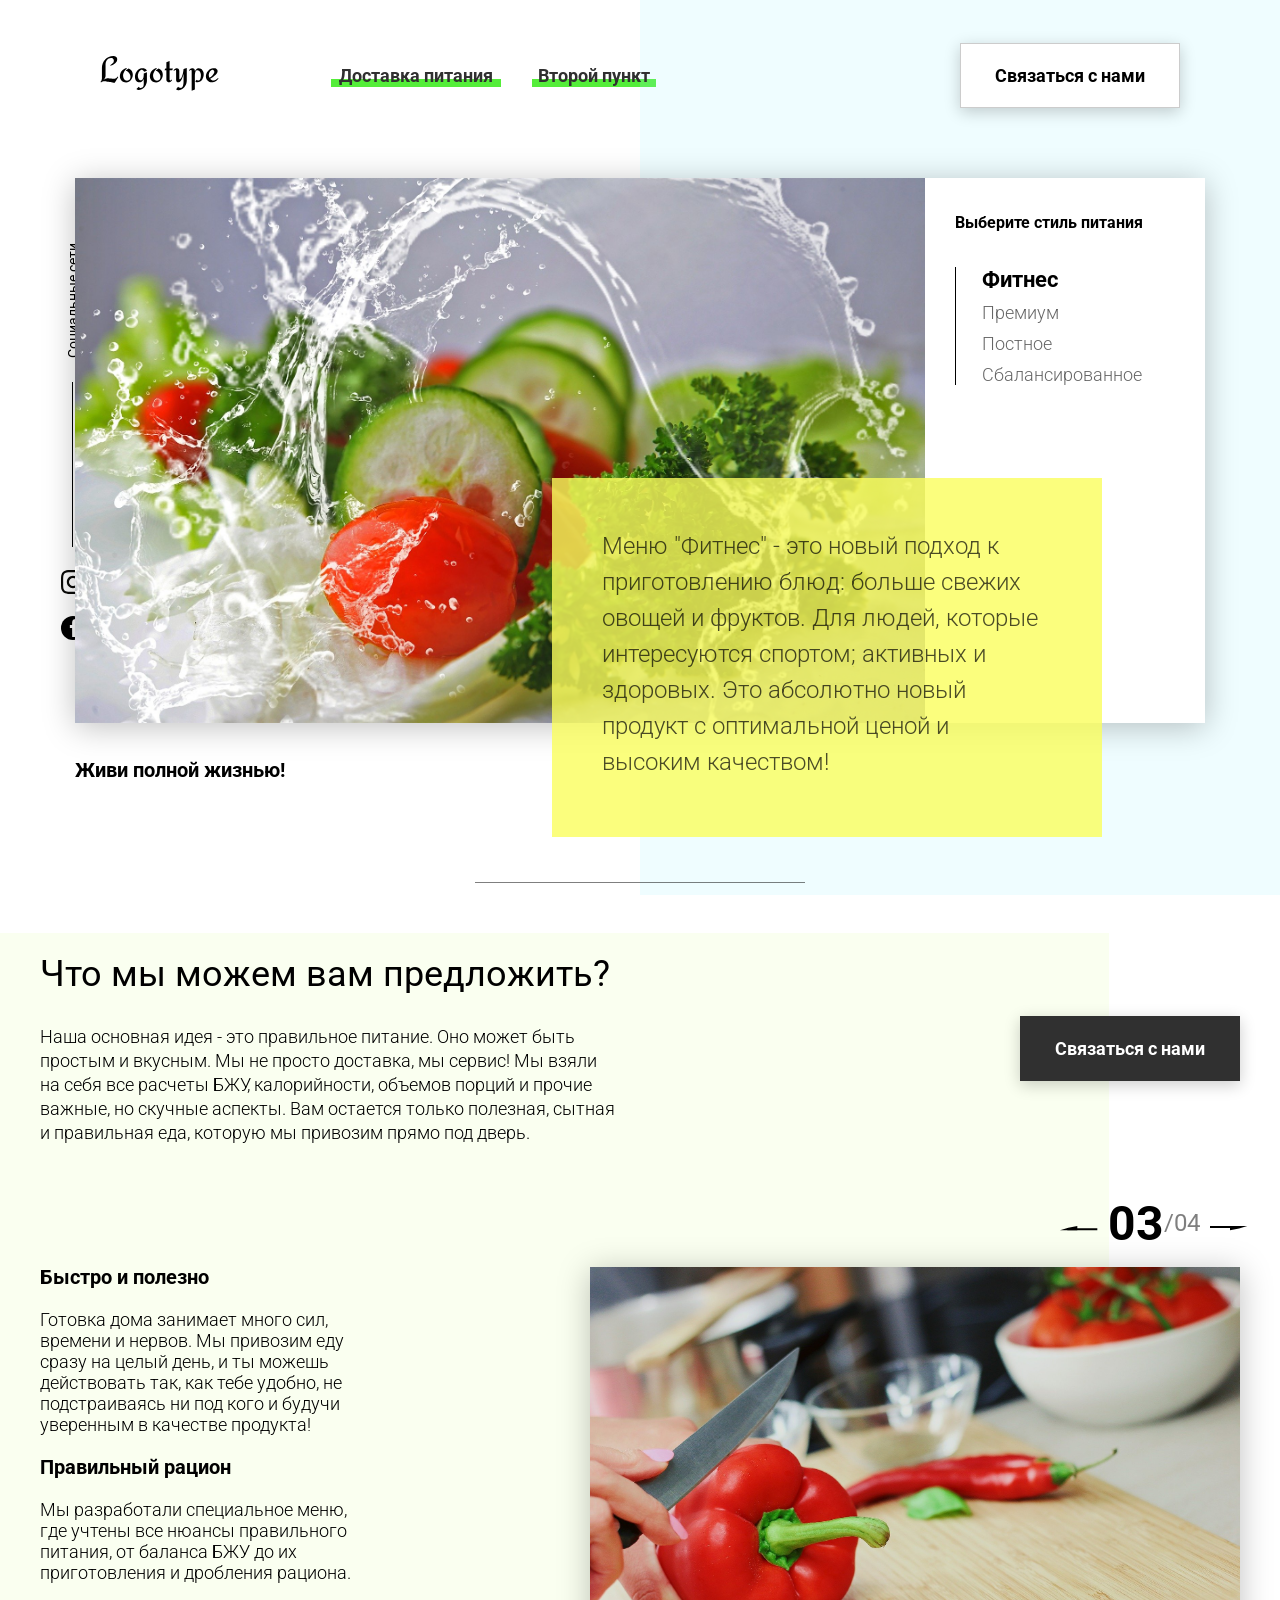
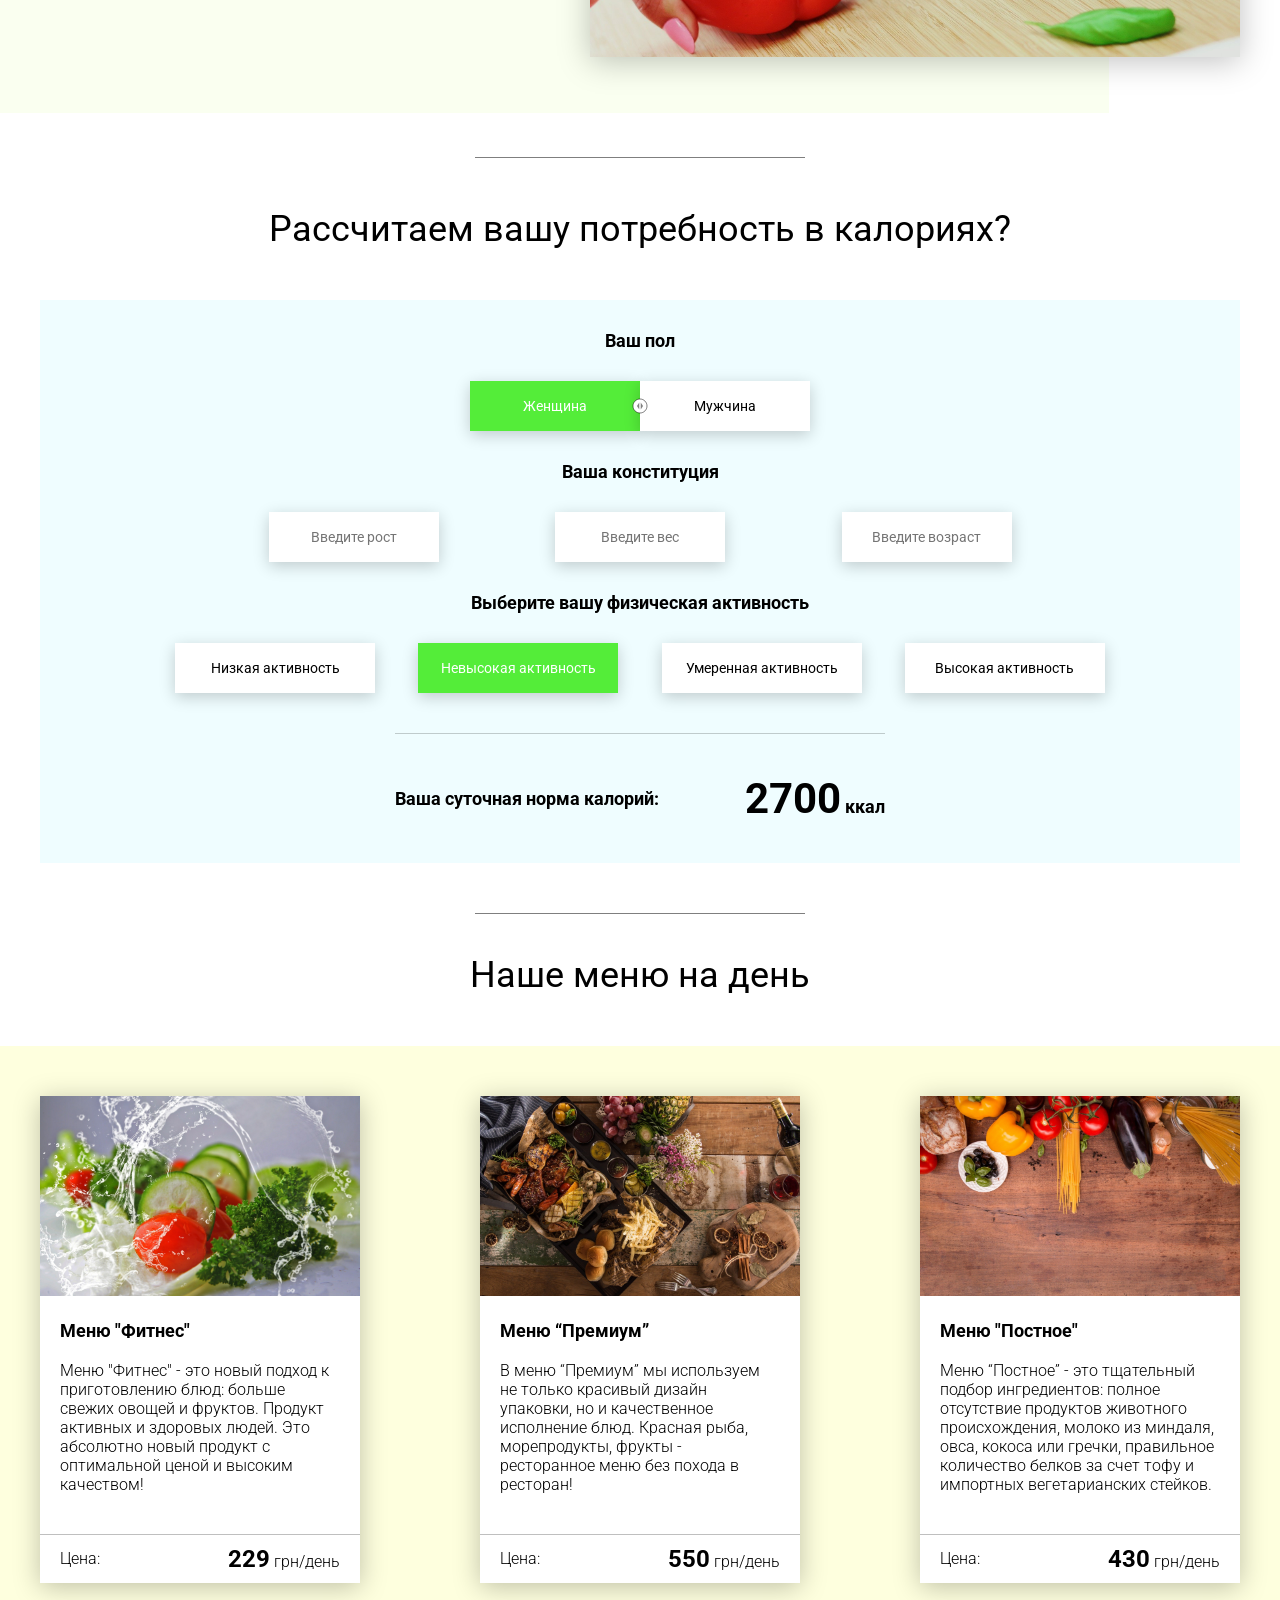
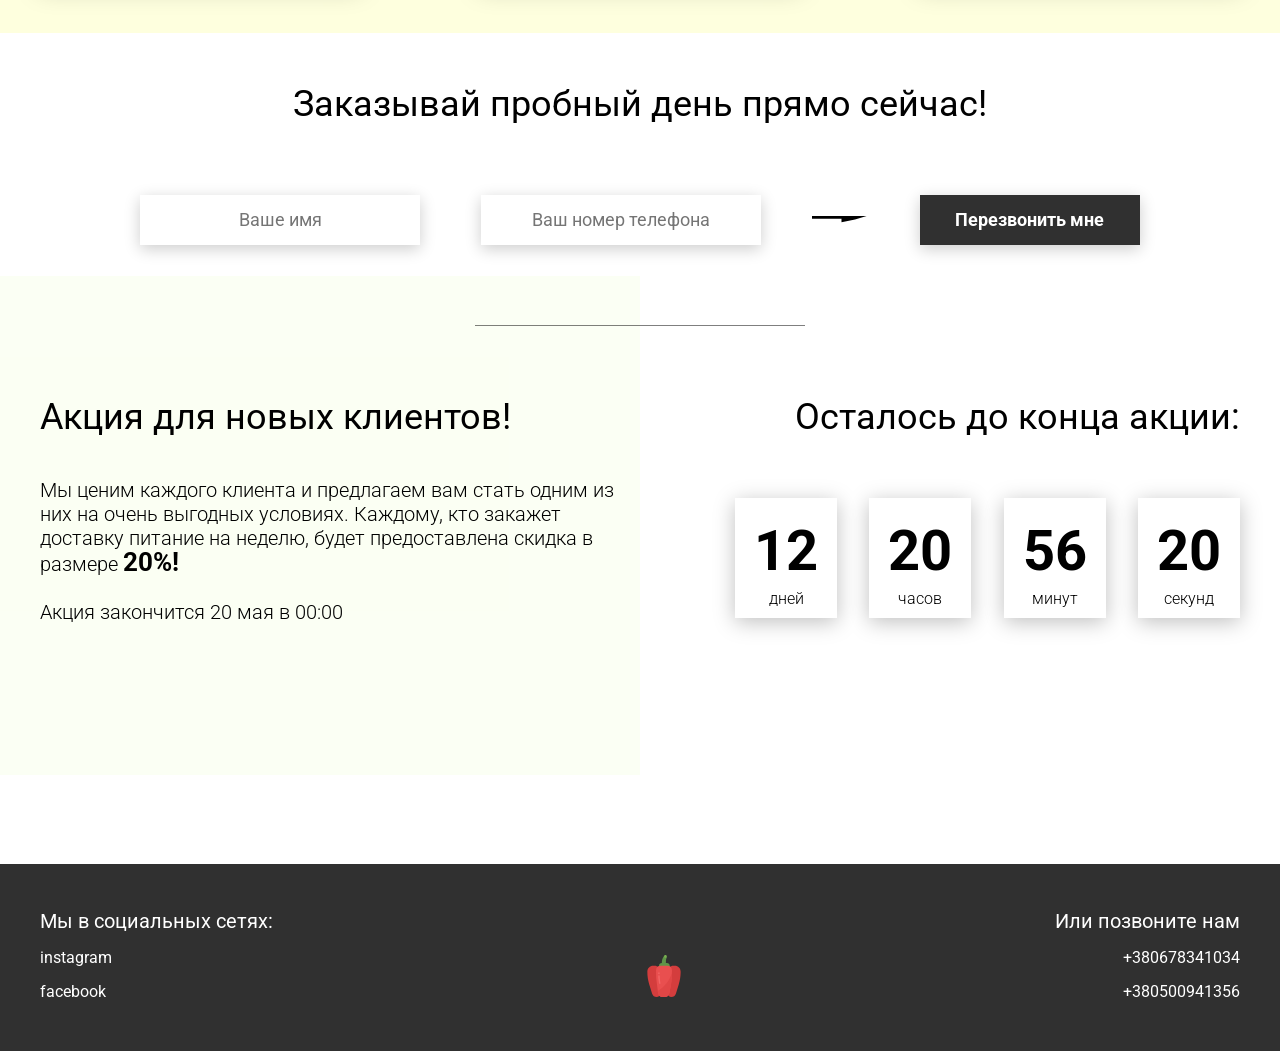
<file: index.html>
<!DOCTYPE html>
<html lang="en">
<head>
    <meta charset="UTF-8">
    <meta name="viewport" content="width=device-width, initial-scale=1.0">
    <title>Food</title>
    <link rel="stylesheet" href="css/style.css">
</head>
<body>
    <header class="header">
        <div class="header__left-block">
            <div class="header__logo">
                <img src="icons/logo.svg" alt="Логотип">
            </div>
            <nav class="header__links">
                <a href="#" class="header__link">Доставка питания</a>
                <a href="#" class="header__link">Второй пункт</a>
            </nav>
        </div>
        <div class="header__right-block">
            <button class="btn btn_white">Связаться с нами</button>
        </div>
    </header>
    <div class="sidepanel">
        <div class="sidepanel__text"><span>Социальные сети</span></div>
        <div class="sidepanel__divider"></div>
        <a href="#" class="sidepanel__icon">
            <img src="icons/instagram.svg" alt="instagram">
        </a>
        <a href="#" class="sidepanel__icon">
            <img src="icons/facebook.svg" alt="facebook">
        </a>
    </div>

    <div class="preview">
        <div class="bgc_blue"></div>
        <div class="container">
            <div class="tabcontainer">
                <div class="tabcontent">
                    <img src="img/tabs/vegy.jpg" alt="vegy">
                    <div class="tabcontent__descr">
                        Меню "Фитнес" - это новый подход к приготовлению блюд: больше свежих овощей и фруктов. Для людей, которые интересуются спортом; активных и здоровых. Это абсолютно новый продукт с оптимальной ценой и высоким качеством!
                    </div>
                </div>
                <div class="tabcontent">
                    <img src="img/tabs/elite.jpg" alt="elite">
                    <div class="tabcontent__descr">
                        Меню “Премиум” - мы используем не только красивый дизайн упаковки, но и качественное исполнение блюд. Красная рыба, морепродукты, фрукты - ресторанное меню без похода в ресторан!                                     
                    </div>
                </div>
                <div class="tabcontent">
                    <img src="img/tabs/post.jpg" alt="post">
                    <div class="tabcontent__descr">
                        Наше специальное “Постное меню” - это тщательный подбор ингредиентов: полное отсутствие продуктов животного происхождения. Полная гармония с собой и природой в каждом элементе! Все будет Ом!                                     
                    </div>
                </div>
                <div class="tabcontent">
                    <img src="img/tabs/vegy.jpg" alt="vegy">
                    <div class="tabcontent__descr">
                        Меню "Сбалансированное" - это соответствие вашего рациона всем научным рекомендациям. Мы тщательно просчитываем вашу потребность в к/б/ж/у и создаем лучшие блюда для вас.
                    </div>
                </div>
                <div class="tabheader">
                    <h3>Выберите стиль питания</h3>
                    <div class="tabheader__items">
                        <div class="tabheader__item tabheader__item_active">Фитнес</div>
                        <div class="tabheader__item">Премиум</div>
                        <div class="tabheader__item">Постное</div>
                        <div class="tabheader__item">Сбалансированное</div>
                    </div>
                </div>
            </div>
            <div class="preview__life">Живи полной жизнью!</div>
        </div>
    </div>

    <div class="divider"></div>

    <div class="offer">
        <div class="bgc_y"></div>
        <div class="container">
            <div class="offer__text">
                <h2 class="title">Что мы можем вам предложить?</h2>
                <div class="offer__descr">
                    Наша основная идея - это правильное питание. Оно может быть простым и вкусным. Мы не просто доставка, мы сервис! Мы взяли на себя все расчеты БЖУ, калорийности, объемов порций и прочие важные, но скучные аспекты. Вам остается только полезная, сытная и правильная еда, которую мы привозим прямо под дверь.
                </div>
            </div>
            <div class="offer__action">
                <button class="btn btn_dark">Связаться с нами</button>
            </div>
        </div>
        <div class="container">
            <div class="offer__advantages">
                <h2>Быстро и полезно</h2>
                <div class="offer__advantages-text">
                    Готовка дома занимает много сил, времени и нервов. Мы привозим еду сразу на целый день, и ты можешь действовать так, как тебе удобно, не подстраиваясь ни под кого и будучи уверенным в качестве продукта!
                </div>
                <h2>Правильный рацион</h2>
                <div class="offer__advantages-text">
                    Мы разработали специальное меню, где учтены все нюансы правильного питания, от баланса БЖУ до их приготовления и дробления рациона.
                </div>
            </div>
            <div class="offer__slider">
                <div class="offer__slider-counter">
                    <div class="offer__slider-prev">
                        <img src="icons/left.svg" alt="prev">
                    </div>
                    <span id="current">03</span>
                    /
                    <span id="total">04</span>
                    <div class="offer__slider-next">
                        <img src="icons/right.svg" alt="next">
                    </div>
                </div>
                <div class="offer__slider-wrapper">
                    <div class="offer__slide">
                        <img src="img/slider/pepper.jpg" alt="pepper">
                    </div>
                    <!-- <div class="offer__slide">
                        <img src="img/slider/food-12.jpg" alt="food">
                    </div>
                    <div class="offer__slide">
                        <img src="img/slider/olive-oil.jpg" alt="oil">
                    </div>
                    <div class="offer__slide">
                        <img src="img/slider/paprika.jpg" alt="paprika">
                    </div> -->
                </div>
            </div>
        </div>
    </div>

    <div class="divider"></div>

    <div class="calculating">
        <div class="container">
            <h2 class="title">Рассчитаем вашу потребность в калориях?
            </h2>
            <div class="calculating__field">
                <div class="calculating__subtitle">
                    Ваш пол
                </div>
                <div class="calculating__choose" id="gender">
                    <div class="calculating__choose-item calculating__choose-item_active">Женщина</div>
                    <div class="calculating__choose-item">Мужчина</div>
                </div>

                <div class="calculating__subtitle">
                    Ваша конституция
                </div>
                <div class="calculating__choose calculating__choose_medium">
                    <input type="text" id="height" placeholder="Введите рост" class="calculating__choose-item">
                    <input type="text" id="weight" placeholder="Введите вес"  class="calculating__choose-item">
                    <input type="text" id="age" placeholder="Введите возраст" class="calculating__choose-item">
                </div>

                <div class="calculating__subtitle">
                    Выберите вашу физическая активность
                </div>
                <div class="calculating__choose calculating__choose_big">
                    <div id="low" class="calculating__choose-item">Низкая активность </div>
                    <div id="small"  class="calculating__choose-item calculating__choose-item_active">Невысокая активность</div>
                    <div id="medium" class="calculating__choose-item">Умеренная активность</div>
                    <div id="high" class="calculating__choose-item">Высокая активность</div>
                </div>

                <div class="calculating__divider"></div>

                <div class="calculating__total">
                    <div class="calculating__subtitle">
                        Ваша суточная норма калорий:
                    </div>
                    <div class="calculating__result">
                        <span>2700</span> ккал
                    </div>
                </div>
            </div>
        </div>
    </div>

    <div class="divider"></div>

    <div class="menu">
        <h2 class="title">Наше меню на день</h2>

        <div class="menu__field">
            <div class="container">
                <div class="menu__item">
                    <img src="img/tabs/vegy.jpg" alt="vegy">
                    <h3 class="menu__item-subtitle">Меню "Фитнес"</h3>
                    <div class="menu__item-descr">Меню "Фитнес" - это новый подход к приготовлению блюд: больше свежих овощей и фруктов. Продукт активных и здоровых людей. Это абсолютно новый продукт с оптимальной ценой и высоким качеством!</div>
                    <div class="menu__item-divider"></div>
                    <div class="menu__item-price">
                        <div class="menu__item-cost">Цена:</div>
                        <div class="menu__item-total"><span>229</span> грн/день</div>
                    </div>
                </div>
                <div class="menu__item">
                    <img src="img/tabs/elite.jpg" alt="elite">
                    <h3 class="menu__item-subtitle">Меню “Премиум”</h3>
                    <div class="menu__item-descr">В меню “Премиум” мы используем не только красивый дизайн упаковки, но и качественное исполнение блюд. Красная рыба, морепродукты, фрукты - ресторанное меню без похода в ресторан!</div>
                    <div class="menu__item-divider"></div>
                    <div class="menu__item-price">
                        <div class="menu__item-cost">Цена:</div>
                        <div class="menu__item-total"><span>550</span> грн/день</div>
                    </div>
                </div>
                <div class="menu__item">
                    <img src="img/tabs/post.jpg" alt="post">
                    <h3 class="menu__item-subtitle">Меню "Постное"</h3>
                    <div class="menu__item-descr">Меню “Постное” - это тщательный подбор ингредиентов: полное отсутствие продуктов животного происхождения, молоко из миндаля, овса, кокоса или гречки, правильное количество белков за счет тофу и импортных вегетарианских стейков. </div>
                    <div class="menu__item-divider"></div>
                    <div class="menu__item-price">
                        <div class="menu__item-cost">Цена:</div>
                        <div class="menu__item-total"><span>430</span> грн/день</div>
                    </div>
                </div>
            </div>
        </div>
    </div>

    <div class="order">
        <div class="container">
            <div class="title">Заказывай пробный день прямо сейчас!</div>
            <form action="#" class="order__form">
                <input required placeholder="Ваше имя" name="name" type="text" class="order__input">
                <input required placeholder="Ваш номер телефона" name="phone" type="phone" class="order__input">
                <img src="icons/right.svg" alt="right">
                <button class="btn btn_dark btn_min">Перезвонить мне</button>
            </form>
        </div>
    </div>

    <div class="divider"></div>

    <div class="promotion">
        <div class="bgc_y"></div>
        <div class="container">
            <div class="promotion__text">
                <div class="title">Акция для новых клиентов!</div>
                <div class="promotion__descr">
                    Мы ценим каждого клиента и предлагаем вам стать одним из них на очень выгодных условиях. 
                    Каждому, кто закажет доставку питание на неделю, будет предоставлена скидка в размере <span>20%!</span>
                    <br><br>
                    Акция закончится 20 мая в 00:00
                </div>
            </div>
            <div class="promotion__timer">
                <div class="title">Осталось до конца акции:</div>
                <div class="timer">
                    <div class="timer__block">
                        <span id="days">12</span>
                        дней
                    </div>
                    <div class="timer__block">
                        <span id="hours">20</span>
                        часов
                    </div>
                    <div class="timer__block">
                        <span id="minutes">56</span>
                        минут
                    </div>
                    <div class="timer__block">
                        <span id="seconds">20</span>
                        секунд
                    </div>
                </div>
            </div>
        </div>
    </div>

    <footer class="footer">
        <div class="container">
            <div class="social">
                <div class="subtitle">Мы в социальных сетях:</div>
                <a href="#" class="link">instagram</a>
                <a href="#" class="link">facebook</a>
            </div>
            <div class="pepper">
                <img src="icons/veg.svg" alt="pepper">
            </div>
            <div class="call">
                <div class="subtitle">Или позвоните нам</div>
                <a href="#" class="link">+380678341034</a>
                <a href="#" class="link">+380500941356</a>
            </div>
        </div>
    </footer>

    <div class="modal">
        <div class="modal__dialog">
            <div class="modal__content">
                <form action="#">
                    <div class="modal__close">&times;</div>
                    <div class="modal__title">Мы свяжемся с вами как можно быстрее!</div>
                    <input required placeholder="Ваше имя" name="name" type="text" class="modal__input">
                    <input required placeholder="Ваш номер телефона" name="phone" type="phone" class="modal__input">
                    <button class="btn btn_dark btn_min">Перезвонить мне</button>
                </form>
            </div>
        </div>
    </div>
    <script src="js/script1.js"></script>
</body>
</html>
</file>
<file: css/style.css>
@import url(https://fonts.googleapis.com/css?family=Roboto:300,400,700&display=swap&subset=cyrillic-ext);*{box-sizing:border-box;margin:0;padding:0;font-family:Roboto,sans-serif}a{text-decoration:none}.btn{width:220px;height:65px;display:flex;justify-content:center;align-items:center;background-color:#fff;font-size:18px;font-weight:700;border:1px solid rgba(0,0,0,.2);box-shadow:0 4px 15px rgba(0,0,0,.2);cursor:pointer;transition:.3s all;outline:0}.btn_white{background-color:#fff}.btn_dark{background-color:#303030;color:#fff;border:none}.btn_min{height:50px}.btn:hover{box-shadow:0 4px 30px rgba(0,0,0,.3)}.container{max-width:1200px;margin:0 auto}.divider{width:330px;height:1px;margin:0 auto;background-color:rgba(0,0,0,.5)}.title{font-size:36px;font-weight:400}.header{display:flex;justify-content:space-between;align-items:center;height:150px;padding:0 100px}.header__left-block{display:flex;justify-content:space-between;min-width:550px}.header__logo{max-width:170px}.header__logo img{width:100%}.header__links{display:flex;align-items:center}.header__link{position:relative;margin-right:45px;font-weight:700;font-size:18px;color:#303030}.header__link:after{content:'';position:absolute;display:block;width:110%;left:-5%;bottom:-1px;z-index:-1;height:8px;background:#54ed39}.header__link:last-child{margin-right:0}.sidepanel{position:fixed;left:60px;top:240px;height:400px;width:25px;display:flex;flex-direction:column;justify-content:space-between;align-items:center}.sidepanel__text{width:120px;height:120px;font-size:14px}.sidepanel__text span{display:flex;transform:rotate(-90deg) translateX(-50px)}.sidepanel__divider{width:1px;height:165px;background-color:#000}.sidepanel__icon{width:24px;height:24px}.sidepanel__icon img{width:100%}.preview{padding:28px 0 100px 0;position:relative}.preview__life{font-weight:700;font-size:20px;margin-left:35px;margin-top:35px}.bgc_blue{position:absolute;right:0;top:-155px;width:50vw;height:900px;background:rgba(146,242,255,.15);z-index:-1}.tabcontainer{display:flex;width:1130px;margin:0 auto;box-shadow:0 4px 30px rgba(0,0,0,.25)}.tabcontent{width:850px;position:relative}.tabcontent img{width:100%;height:100%;object-fit:cover}.tabcontent__descr{position:absolute;top:300px;right:-177px;width:550px;height:359px;background:rgba(251,254,93,.8);padding:50px;font-size:24px;font-weight:300;line-height:36px;color:rgba(0,0,0,.7)}.tabheader{width:280px;padding:35px 30px;background-color:#fff}.tabheader h3{font-weight:700;font-size:16px}.tabheader__items{margin-top:35px;padding-left:26px;border-left:1px solid #000}.tabheader__item{font-weight:700;font-size:18px;font-weight:300;margin-top:10px;color:rgba(0,0,0,.6);cursor:pointer;transition:.3s all}.tabheader__item_active{color:#000;font-size:22px;font-weight:700}.offer{padding:70px 0 100px 0;position:relative}.offer .container{display:flex;justify-content:space-between}.offer .bgc_y{position:absolute;width:1109px;height:780px;background:rgba(243,255,222,.45);z-index:-1;top:50px}.offer__text{width:580px}.offer__descr{font-size:18px;margin-top:30px;font-weight:300;line-height:24px}.offer__action{display:flex;align-items:center;justify-content:flex-end}.offer__advantages{width:330px;margin-top:50px}.offer__advantages h2{font-weight:700;font-size:20px;margin-top:20px}.offer__advantages h2:first-child{margin-top:70px}.offer__advantages-text{margin-top:20px;font-size:18px;font-weight:300;line-height:21px}.offer__slider{width:650px;margin-top:50px;display:flex;flex-direction:column;align-items:flex-end}.offer__slider-counter{display:flex;width:180px;align-items:center;font-size:24px;color:rgba(0,0,0,.5)}.offer__slider-wrapper{width:100%;margin-top:15px;box-shadow:0 4px 30px rgba(0,0,0,.25)}.offer__slider-prev{margin-right:10px;cursor:pointer}.offer__slider-next{margin-left:10px;cursor:pointer}.offer__slider #current{font-size:48px;font-weight:700;color:#000}.offer__slide{width:100%;height:390px}.offer__slide img{width:100%;height:100%;object-fit:cover}.calculating{padding:50px 0}.calculating .title{text-align:center}.calculating__field{width:100%;margin-top:50px;background:rgba(146,242,255,.15);padding:30px 0 40px 0}.calculating__subtitle{text-align:center;font-size:18px;font-weight:700;margin-top:30px}.calculating__subtitle:first-child{margin-top:0}.calculating #gender:after{content:'';position:absolute;top:50%;transform:translateY(-50%);display:block;width:16px;height:16px;background:url(../icons/switch.svg) center center/cover no-repeat}.calculating__choose{position:relative;display:flex;margin-top:30px;justify-content:center}.calculating__choose-item{display:flex;align-items:center;justify-content:center;width:170px;height:50px;padding:0 10px;background:#fff;box-shadow:0 4px 15px rgba(0,0,0,.2);border:none;text-align:center;font-size:14px;cursor:pointer;outline:0;transition:.3s all}.calculating__choose-item_active{color:#fff;background-color:#54ed39}.calculating__choose_medium{width:743px;justify-content:space-between;margin:30px auto 0 auto}.calculating__choose_big{width:930px;justify-content:space-between;margin:30px auto 0 auto}.calculating__choose_big .calculating__choose-item{width:200px}.calculating__divider{width:490px;height:1px;margin:40px auto;background-color:rgba(0,0,0,.2)}.calculating__total{width:490px;margin:0 auto;display:flex;justify-content:space-between;align-items:center}.calculating__result{font-size:18px;font-weight:700}.calculating__result span{font-size:42px}.menu{padding:40px 0 50px 0}.menu .container{display:flex;justify-content:space-between;align-items:flex-start}.menu .title{text-align:center}.menu__field{margin-top:50px;padding:50px 0;width:100%;background:rgba(249,254,126,.25)}.menu__item{width:320px;min-height:450px;background:#fff;box-shadow:0 4px 25px rgba(0,0,0,.25);font-size:16px;font-weight:300}.menu__item img{width:100%;height:200px;object-fit:cover}.menu__item-subtitle{font-weight:700;font-size:18px;padding:0 20px;margin-top:20px}.menu__item-descr{margin-top:20px;padding:0 20px}.menu__item-divider{width:100%;height:1px;background-color:rgba(0,0,0,.25);margin-top:40px}.menu__item-price{display:flex;justify-content:space-between;align-items:center;padding:10px 20px}.menu__item-price span{font-size:24px;font-weight:700}.order{padding-bottom:80px}.order .title{text-align:center}.order__form{margin-top:70px;padding:0 100px;display:flex;justify-content:space-between;align-items:center}.order__form img{transform:scale(1.5)}.order__input{width:280px;height:50px;background:#fff;box-shadow:0 4px 15px rgba(0,0,0,.2);border:none;font-size:18px;text-align:center;padding:0 20px;outline:0}.promotion{padding:70px 0 240px 0;position:relative}.promotion .container{display:flex}.promotion .bgc_y{position:absolute;width:50%;height:499px;background:rgba(243,255,222,.35);z-index:-1;top:-50px;left:0}.promotion__text{width:50%}.promotion__descr{margin-top:40px;font-size:20px;line-height:24px;font-weight:300}.promotion__descr span{font-weight:700;font-size:26px}.promotion__timer{width:50%}.promotion__timer .title{text-align:right}.promotion__timer .timer{margin-top:60px;padding-left:95px;display:flex;justify-content:space-between;align-items:center}.promotion__timer .timer__block{width:102px;height:120px;background:#fff;box-shadow:0 4px 20px rgba(0,0,0,.25);font-size:16px;font-weight:300;text-align:center}.promotion__timer .timer__block span{display:block;margin-top:20px;margin-bottom:5px;font-size:56px;font-weight:700}.footer{min-height:180px;background-color:#303030;padding:45px 0 50px 0;color:#fff}.footer .container{height:100%;display:flex;justify-content:space-between;align-items:flex-end}.footer .subtitle{font-size:20px}.footer .link{display:block;margin-top:15px;font-size:16px;color:#fff}.footer .call{text-align:right}.modal{position:fixed;top:0;left:0;z-index:1050;display:none;width:100%;height:100%;overflow:hidden;background-color:rgba(0,0,0,.5)}.modal__dialog{max-width:500px;margin:40px auto}.modal__content{position:relative;width:100%;padding:40px;background-color:#fff;border:1px solid rgba(0,0,0,.2);border-radius:4px;max-height:80vh;overflow-y:auto}.modal__close{position:absolute;top:8px;right:14px;font-size:30px;color:#000;opacity:.5;font-weight:700;border:none;background-color:transparent;cursor:pointer}.modal__title{text-align:center;font-size:22px;text-transform:uppercase}.modal__input{display:block;margin:20px auto 20px auto;width:280px;height:50px;background:#fff;box-shadow:0 4px 15px rgba(0,0,0,.2);border:none;font-size:18px;text-align:center;padding:0 20px;outline:0}.modal .btn{display:block;width:280px;margin:0 auto}.show{display: block}.hide{display:none}.fade{animation-name: fade;animation-duration: 1.5s;}@keyframes fade{from{opacity: 0.1;}to{opacity: 1;}}
</file>
